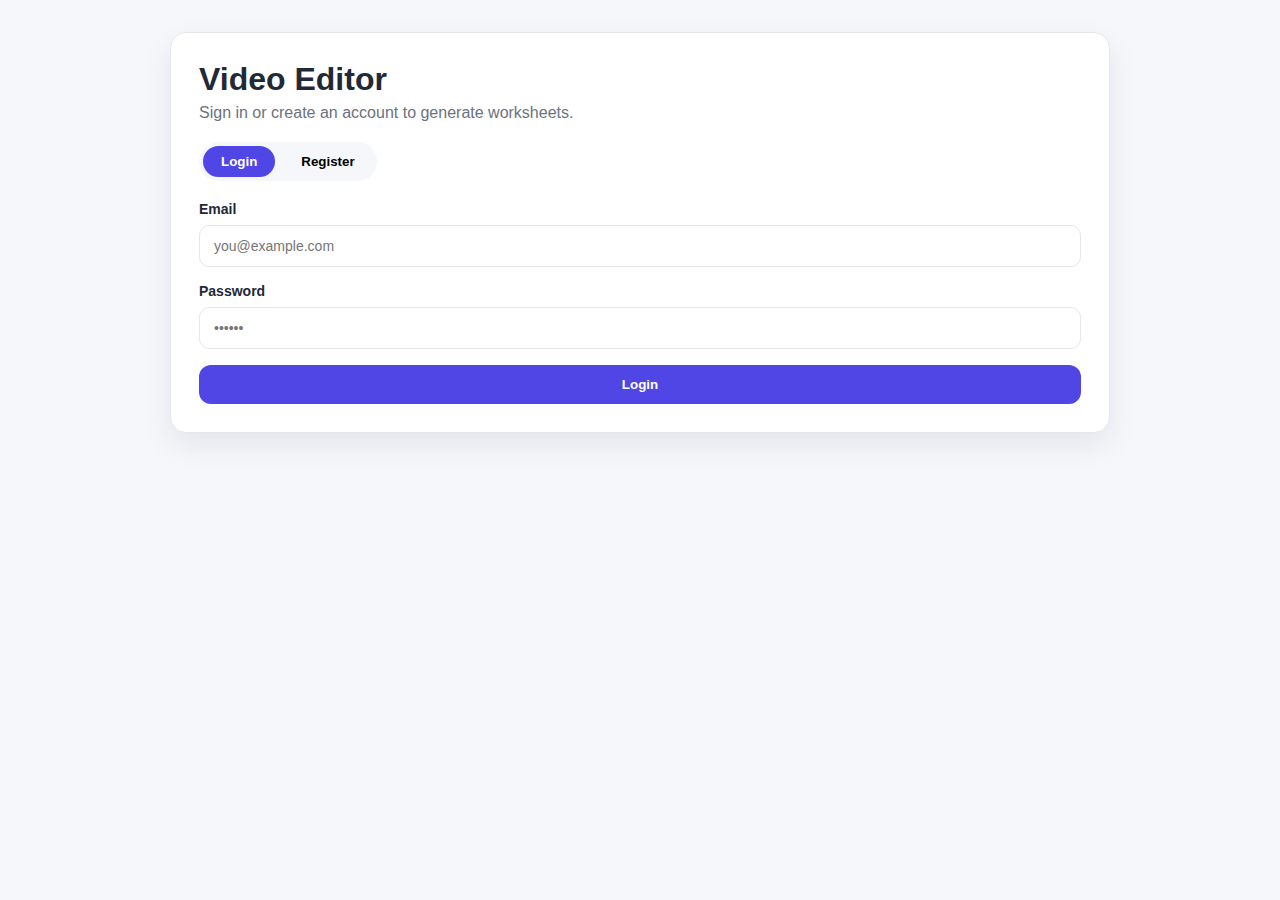
<file: frontend/index.html>
<!DOCTYPE html>
<html lang="en">
<head>
  <meta charset="UTF-8" />
  <meta name="viewport" content="width=device-width, initial-scale=1" />
  <title>Video Editor • Auth</title>
  <link rel="stylesheet" href="styles.css" />
</head>
<body>
  <main class="container" data-page="auth">
    <section class="card">
      <header class="card__header">
        <h1>Video Editor</h1>
        <p class="muted">Sign in or create an account to generate worksheets.</p>
      </header>

      <div class="tabs" role="tablist">
        <button class="tab active" data-tab="login" role="tab">Login</button>
        <button class="tab" data-tab="register" role="tab">Register</button>
      </div>

      <div class="tab-panels">
        <form id="login-form" class="panel active" data-panel="login">
          <label>
            Email
            <input type="email" name="email" required placeholder="you@example.com" />
          </label>
          <label>
            Password
            <input type="password" name="password" required minlength="6" placeholder="••••••" />
          </label>
          <button type="submit" class="primary">Login</button>
        </form>

        <form id="register-form" class="panel" data-panel="register">
          <label>
            Email
            <input type="email" name="email" required placeholder="you@example.com" />
          </label>
          <label>
            Password
            <input type="password" name="password" required minlength="6" placeholder="Create a password" />
          </label>
          <button type="submit" class="primary">Create Account</button>
        </form>
      </div>

      <div id="auth-message" class="message" role="status" aria-live="polite"></div>
    </section>
  </main>

  <script src="app.js"></script>
</body>
</html>
</file>
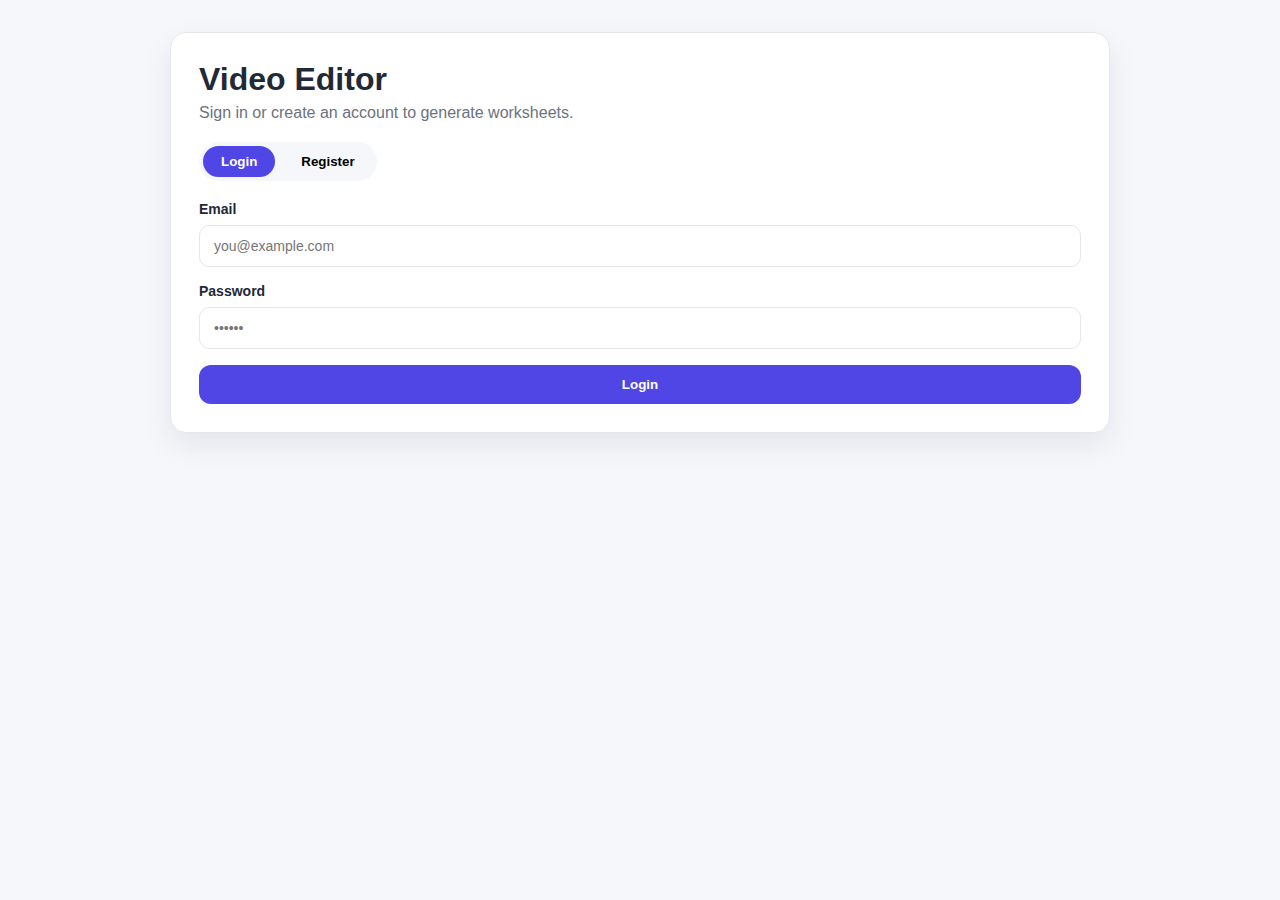
<file: frontend/dashboard.html>
<!DOCTYPE html>
<html lang="en">
<head>
  <meta charset="UTF-8" />
  <meta name="viewport" content="width=device-width, initial-scale=1" />
  <title>Video Editor • Dashboard</title>
  <link rel="stylesheet" href="styles.css" />
</head>
<body>
  <main class="container" data-page="dashboard">
    <header class="page-header">
      <div>
        <h1>Worksheet Generator</h1>
        <p class="muted">Create DaZ worksheets and manage credits.</p>
      </div>
      <button id="logout" class="secondary">Logout</button>
    </header>

    <section class="grid">
      <div class="card">
        <h2>Your account</h2>
        <div class="info-row">
          <span class="label">Email</span>
          <span id="user-email">-</span>
        </div>
        <div class="info-row">
          <span class="label">Remaining credits</span>
          <span id="user-credits">-</span>
        </div>
        <div id="dashboard-message" class="message" role="status" aria-live="polite"></div>
      </div>

      <div class="card">
        <h2>Generate worksheet</h2>
        <form id="worksheet-form" class="form">
          <div class="form-row">
            <label>
              Level
              <select name="level" required>
                <option value="A1">A1</option>
                <option value="A2">A2</option>
                <option value="B1">B1</option>
                <option value="B2">B2</option>
              </select>
            </label>
            <label>
              Duration
              <select name="duration" required>
                <option value="10">10 min</option>
                <option value="20">20 min</option>
                <option value="30">30 min</option>
                <option value="45">45 min</option>
              </select>
            </label>
          </div>

          <label>
            Topic
            <input type="text" name="topic" required placeholder="Artikel, Schule, Alltag..." />
          </label>

          <label>
            Age group
            <select name="age_group" required>
              <option value="8-10">8-10</option>
              <option value="11-13">11-13</option>
              <option value="14-16">14-16</option>
              <option value="adult">Adult</option>
            </select>
          </label>

          <fieldset class="checkbox-group">
            <legend>Activity types</legend>
            <label><input type="checkbox" name="activity_types" value="reading" checked /> Reading</label>
            <label><input type="checkbox" name="activity_types" value="grammar" /> Grammar</label>
            <label><input type="checkbox" name="activity_types" value="vocabulary" /> Vocabulary</label>
            <label><input type="checkbox" name="activity_types" value="writing" /> Writing</label>
            <label><input type="checkbox" name="activity_types" value="speaking" /> Speaking</label>
          </fieldset>

          <label>
            Theme words (comma-separated)
            <input type="text" name="theme_words" placeholder="Haus, Schule, Lehrer" />
          </label>

          <button type="submit" class="primary">Generate</button>
        </form>
      </div>
    </section>

    <section class="card" id="result" hidden>
      <div class="result-header">
        <div>
          <h2 id="result-title">Worksheet</h2>
          <p class="muted" id="result-duration">-</p>
        </div>
      </div>

      <div>
        <h3>Content</h3>
        <ol id="result-content"></ol>
      </div>

      <details class="solutions">
        <summary>Show solutions</summary>
        <ol id="result-solutions"></ol>
      </details>
    </section>
  </main>

  <script src="app.js"></script>
</body>
</html>
</file>
<file: frontend/styles.css>
:root {
  color-scheme: light;
  --bg: #f5f7fb;
  --card: #ffffff;
  --text: #1f2937;
  --muted: #6b7280;
  --primary: #4f46e5;
  --primary-dark: #4338ca;
  --border: #e5e7eb;
  --shadow: 0 12px 30px rgba(15, 23, 42, 0.08);
}

* {
  box-sizing: border-box;
}

body {
  margin: 0;
  font-family: "Inter", "Segoe UI", sans-serif;
  background: var(--bg);
  color: var(--text);
  min-height: 100vh;
}

.container {
  max-width: 980px;
  margin: 0 auto;
  padding: 32px 20px 60px;
}

.card {
  background: var(--card);
  border-radius: 16px;
  box-shadow: var(--shadow);
  padding: 28px;
  margin-bottom: 24px;
  border: 1px solid var(--border);
}

.card__header h1 {
  margin: 0 0 6px;
}

.muted {
  color: var(--muted);
  margin: 0;
}

.tabs {
  display: inline-flex;
  gap: 8px;
  background: var(--bg);
  border-radius: 999px;
  padding: 4px;
  margin: 20px 0;
}

.tab {
  border: none;
  padding: 8px 18px;
  background: transparent;
  border-radius: 999px;
  cursor: pointer;
  font-weight: 600;
}

.tab.active {
  background: var(--primary);
  color: white;
}

.panel {
  display: none;
  flex-direction: column;
  gap: 16px;
}

.panel.active {
  display: flex;
}

label {
  display: flex;
  flex-direction: column;
  gap: 8px;
  font-size: 14px;
  font-weight: 600;
}

input,
select {
  padding: 12px 14px;
  border-radius: 10px;
  border: 1px solid var(--border);
  font-size: 14px;
}

button {
  border: none;
  border-radius: 12px;
  padding: 12px 18px;
  font-weight: 600;
  cursor: pointer;
}

button.primary {
  background: var(--primary);
  color: white;
}

button.primary:hover {
  background: var(--primary-dark);
}

button.secondary {
  background: white;
  border: 1px solid var(--border);
}

.message {
  margin-top: 16px;
  padding: 12px 14px;
  border-radius: 10px;
  font-size: 14px;
  background: #eef2ff;
  color: #3730a3;
  display: none;
}

.message.show {
  display: block;
}

.page-header {
  display: flex;
  justify-content: space-between;
  align-items: center;
  gap: 20px;
  margin-bottom: 24px;
}

.grid {
  display: grid;
  grid-template-columns: repeat(auto-fit, minmax(280px, 1fr));
  gap: 20px;
}

.info-row {
  display: flex;
  justify-content: space-between;
  padding: 10px 0;
  border-bottom: 1px solid var(--border);
}

.info-row:last-child {
  border-bottom: none;
}

.label {
  color: var(--muted);
  font-weight: 600;
}

.form {
  display: flex;
  flex-direction: column;
  gap: 16px;
}

.form-row {
  display: grid;
  grid-template-columns: repeat(auto-fit, minmax(140px, 1fr));
  gap: 16px;
}

.checkbox-group {
  border: 1px solid var(--border);
  border-radius: 12px;
  padding: 12px 14px;
  display: grid;
  gap: 8px;
}

.checkbox-group legend {
  font-weight: 600;
  margin-bottom: 8px;
}

.result-header {
  display: flex;
  justify-content: space-between;
  align-items: flex-start;
  gap: 16px;
}

#result-content,
#result-solutions {
  padding-left: 20px;
  line-height: 1.6;
}

.solutions {
  margin-top: 16px;
  background: #f8fafc;
  border-radius: 12px;
  padding: 12px 16px;
}

@media (max-width: 720px) {
  .page-header {
    flex-direction: column;
    align-items: flex-start;
  }
}
</file>
